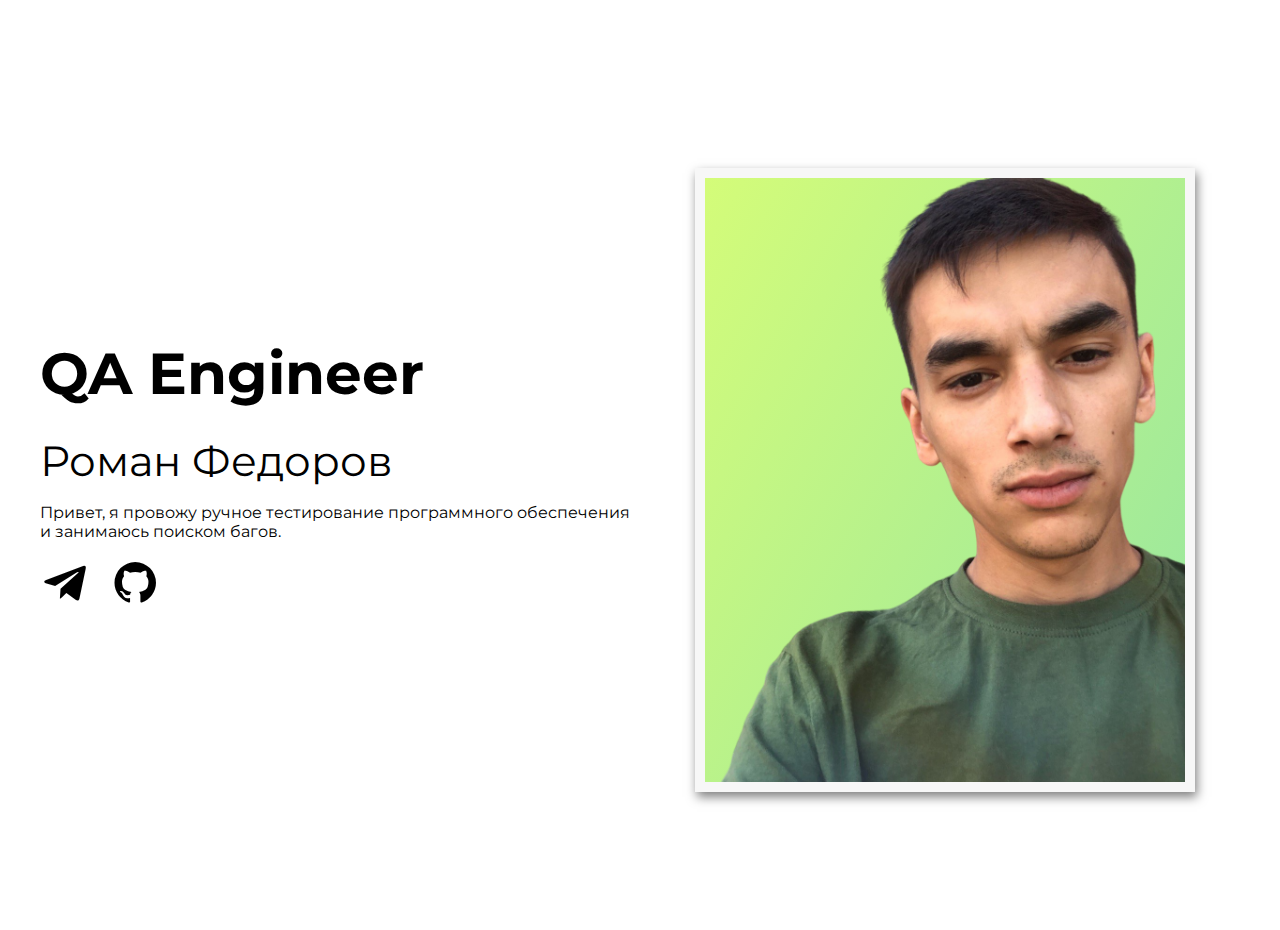
<file: index.html>
<!DOCTYPE html>
<html lang="en">

<head>
  <meta charset="UTF-8">
  <meta name="viewport" content="width=device-width, initial-scale=1.0">
  <title>Сайт визитка Романа Федорова</title>

  <link rel="preconnect" href="https://fonts.gstatic.com">
  <link href="https://fonts.googleapis.com/css2?family=Montserrat:wght@300;400;500;600;700&display=swap"
    rel="stylesheet">
  <link rel="stylesheet" href="https://cdn.jsdelivr.net/npm/boxicons@latest/css/boxicons.min.css">

  <link rel="stylesheet" href="style.css">
  <link rel="apple-touch-icon" sizes="152x152" href="favicons/">
  <link rel="icon" type="image/png" sizes="32x32" href="favicons/favicon-32x32.png">
  <link rel="icon" type="image/png" sizes="16x16" href="favicons/favicon-16x16.png">
  <link rel="manifest" href="favicons/site.webmanifest">
  <link rel="mask-icon" href="favicons/safari-pinned-tab.svg" color="#5bbad5">
  <meta name="msapplication-TileColor" content="#da532c">
  <meta name="theme-color" content="#ffffff">
</head>

<body>

  <header class="header">
    <span class="logo"></span>
  </header>

  <div class="hero">
    <div class="container hero__container">
      <div class="hero__about">
        <h1 class="hero__title">QA Engineer</h1>
        <h2 class="hero__subtitle">Роман Федоров</h2>
        <p class="hero__description">
          Привет, я провожу ручное тестирование программного обеспечения и занимаюсь поиском багов.  
        </p>


        <div class="hero__links">
          <a class="hero__link" href="https://t.me/rmqrmq" target="_blank"><i class='bx bxl-telegram'></i></a>
          <a class="hero__link" href="https://github.com/rmqrmq/"><i class='bx bxl-github'></i></a>
        </div>


      </div>

      <div class="hero__box">
        <img class="hero__box-img" src="24.png" alt="">
      </div>

    </div>

  </div>



</body>

</html>
</file>
<file: style.css>
*,
::before,
::after {
  box-sizing: border-box;
}

body {
  margin: 0;
  font-family: 'Montserrat', sans-serif;
}

img {
  width: 100%;
  height: 100%;
}

h1,
h2,
h3 {
  margin: 0;
}


.header {
  width: 100%;
  padding: 15px 0;


  display: flex;
  justify-content: center;
  align-items: center;

  font-size: 24px;
  font-weight: 300;
  color: rgb(124, 124, 124);
}

.hero {
  min-height: 100vh;
  display: flex;
  justify-content: center;
  align-items: center;
}

.container {
  max-width: 1230px;
  width: 100%;
  margin: 0 auto;
  padding: 0 15px;
}

.hero__container {
  display: grid;
  grid-template-columns: repeat(auto-fit, minmax( 290px,1fr));
  grid-gap: 20px;
}


.hero__about {
  display: flex;
  flex-direction: column;
  justify-content: center;

}

.hero__title {
  font-size: 58px;
  line-height: 1.1;

  margin-bottom: 30px;
}

.hero__prof {
  color: #4facfe;
  white-space: nowrap;
}

.hero__subtitle {
  font-size: 42px;
  font-weight: 400;
}

.hero__links {
  display: flex;
}

.hero__link {
  margin-right: 20px;

  font-size: 50px;
  color: rgb(0, 0, 0);
}

.hero__link:hover {
  color: #13db4f;
}


.hero__box {
  max-width: 500px;
  justify-self: center;
  overflow: hidden;
  border: 10px solid rgb(247, 247, 247);

  background-image: linear-gradient(120deg, #d4fc79 0%, #96e6a1 100%);

  animation: ava-animate 5s infinite alternate;
  box-shadow: 2px 5px 10px rgba(0, 0, 0, 0.5);
}

.hero__box-img {
  animation: ava-bg 6s infinite alternate;
}

@media screen and (max-width: 978px) {
  .hero {
    padding-top: 30px;
  }

  .hero__container {
    grid-row-gap: 20px;
  }

  .hero__title {
    font-size: 28px;
    margin-bottom: 10px;
  }

  .hero__subtitle {
    font-size: 18px;
    font-weight: 400;
  }

  .hero__description {
    font-size: 14px;
  }

  .hero__about {
    text-align: center;
  }

  .hero__links {
    justify-content: center;
  }

  .hero__box {
    max-width: 350px;
    justify-self: center;
  }
}



@keyframes ava-animate {
  0% {
    border-radius: 59% 41% 33% 67% / 61% 78% 22% 39%;
  }

  30% {
    border-radius: 88% 12% 57% 43% / 58% 54% 46% 42%;
  }

  60% {
    border-radius: 77% 23% 28% 72% / 30% 78% 22% 70%;
  }

  100% {
    border-radius: 40% 60% 72% 28% / 63% 22% 78% 37%;
  }
}

@keyframes ava-bg {
  from {
    backdrop-filter: hue-rotate(0);
  }

  to {
    backdrop-filter: hue-rotate(90deg);
  }
}
</file>
